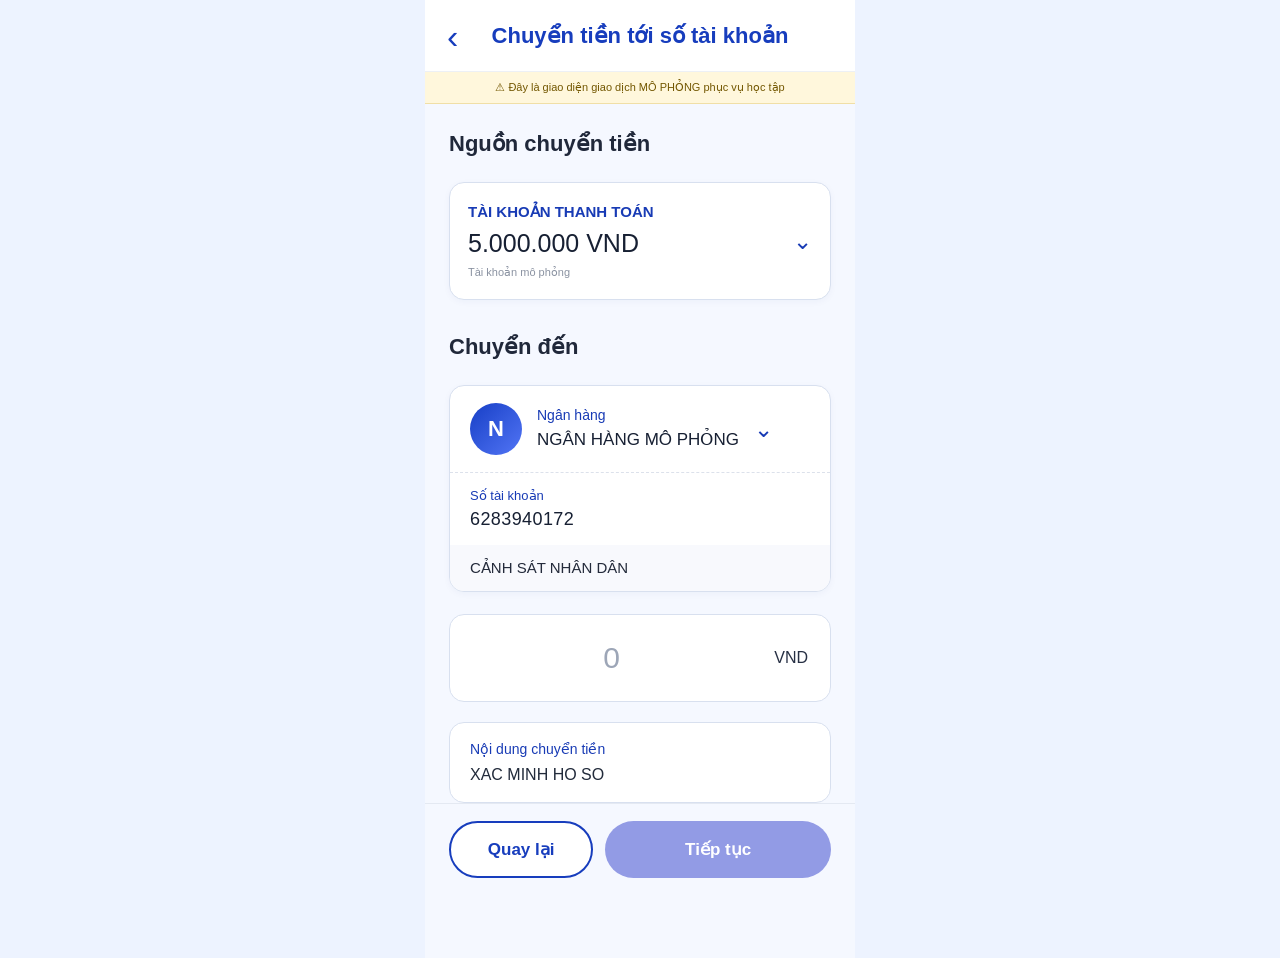
<file: scenario.html>
<!DOCTYPE html>
<html lang="vi">
<head>
    <meta charset="UTF-8">
    <meta name="viewport" content="width=device-width, initial-scale=1.0">
    <title>Chuyển tiền mô phỏng</title>

    <style>
        * {
            box-sizing: border-box;
        }

        html,
        body {
            margin: 0;
            padding: 0;
            width: 100%;
            min-height: 100%;
            font-family: Arial, Helvetica, sans-serif;
            background: #edf3ff;
            color: #172033;
        }

        body {
            display: flex;
            justify-content: center;
        }

        .phone {
            width: 100%;
            max-width: 430px;
            min-height: 100vh;
            background: #f5f8ff;
            position: relative;
            overflow: hidden;
        }

        /* ==============================
           THANH TRÊN
        ============================== */

        .topbar {
            height: 72px;
            background: #ffffff;
            display: flex;
            align-items: center;
            padding: 0 22px;
            border-bottom: 1px solid #edf0f5;
        }

        .back {
            width: 42px;
            font-size: 34px;
            line-height: 1;
            color: #173dbd;
            cursor: pointer;
            font-weight: 300;
        }

        .top-title {
            flex: 1;
            text-align: center;
            margin-right: 42px;
            color: #173dbd;
            font-size: 22px;
            font-weight: 600;
        }

        /* ==============================
           NHÃN MÔ PHỎNG
        ============================== */

        .simulation-bar {
            background: #fff7dc;
            border-bottom: 1px solid #f0dfa7;
            color: #735700;
            padding: 9px 16px;
            text-align: center;
            font-size: 11px;
        }

        /* ==============================
           BƯỚC 1
        ============================== */

        #step-transfer {
            display: block;
        }

        .content {
            padding: 27px 24px 130px;
        }

        .section-title {
            font-size: 22px;
            font-weight: 600;
            margin: 0 0 25px;
            color: #20283a;
        }

        .field-title {
            font-size: 14px;
            color: #242b3b;
            margin-bottom: 10px;
        }

        /* NGUỒN TIỀN */

        .source-card {
            background: #ffffff;
            border: 1px solid #d8e0ef;
            border-radius: 15px;
            padding: 20px 18px;
            box-shadow: 0 2px 7px rgba(24, 57, 120, 0.04);
            margin-bottom: 34px;
        }

        .source-top {
            display: flex;
            justify-content: space-between;
            align-items: center;
        }

        .source-name {
            color: #183bb5;
            font-size: 15px;
            font-weight: 600;
            margin-bottom: 8px;
        }

        .source-balance {
            font-size: 25px;
            color: #172033;
            font-weight: 500;
        }

        .dropdown {
            color: #183bb5;
            font-size: 23px;
        }

        .source-note {
            color: #8a92a1;
            font-size: 11px;
            margin-top: 8px;
        }

        /* NGƯỜI NHẬN */

        .receiver-card {
            background: #ffffff;
            border: 1px solid #d8e0ef;
            border-radius: 15px;
            overflow: hidden;
            box-shadow: 0 2px 7px rgba(24, 57, 120, 0.04);
            margin-bottom: 22px;
        }

        .receiver-bank {
            padding: 17px 20px;
            display: flex;
            align-items: center;
            gap: 15px;
        }

        .bank-icon {
            width: 52px;
            height: 52px;
            border-radius: 50%;
            background: linear-gradient(135deg, #173fc6, #5275f5);
            display: flex;
            align-items: center;
            justify-content: center;
            color: white;
            font-size: 22px;
            font-weight: bold;
            flex-shrink: 0;
        }

        .bank-label {
            color: #183bb5;
            font-size: 14px;
            margin-bottom: 6px;
        }

        .bank-name {
            font-size: 17px;
            line-height: 1.35;
        }

        .receiver-number {
            border-top: 1px dashed #dce1eb;
            padding: 15px 20px;
        }

        .small-label {
            color: #183bb5;
            font-size: 13px;
            margin-bottom: 6px;
        }

        .account-number {
            font-size: 18px;
            letter-spacing: 0.4px;
        }

        .receiver-name {
            background: #f8f9fd;
            padding: 14px 20px;
            color: #242b3b;
            font-size: 15px;
            font-weight: 500;
        }

        /* SỐ TIỀN */

        .amount-card {
            background: #ffffff;
            border: 1px solid #d8e0ef;
            border-radius: 15px;
            min-height: 88px;
            display: flex;
            align-items: center;
            padding: 0 22px;
            margin-bottom: 20px;
        }

        .amount-input {
            width: 100%;
            border: 0;
            outline: none;
            background: transparent;
            text-align: center;
            color: #183bb5;
            font-size: 30px;
            font-weight: 500;
        }

        .amount-input::placeholder {
            color: #9da6b7;
        }

        .amount-unit {
            color: #273044;
            font-size: 16px;
            margin-left: 8px;
            white-space: nowrap;
        }

        /* NỘI DUNG */

        .content-card {
            background: #ffffff;
            border: 1px solid #d8e0ef;
            border-radius: 15px;
            padding: 18px 20px;
            margin-bottom: 25px;
        }

        .content-label {
            color: #183bb5;
            font-size: 14px;
            margin-bottom: 9px;
        }

        .content-text {
            font-size: 16px;
            color: #222b3b;
        }

        /* ==============================
           NÚT DƯỚI
        ============================== */

        .bottom-buttons {
            position: fixed;
            bottom: 0;
            width: 100%;
            max-width: 430px;
            background: rgba(245, 248, 255, 0.96);
            padding: 17px 24px 22px;
            display: flex;
            gap: 12px;
            border-top: 1px solid #e4e9f2;
            z-index: 20;
        }

        .btn-back {
            flex: 0.9;
            height: 57px;
            border-radius: 30px;
            background: white;
            border: 2px solid #173dbd;
            color: #173dbd;
            font-size: 17px;
            font-weight: 600;
            cursor: pointer;
        }

        .btn-next {
            flex: 1.5;
            height: 57px;
            border-radius: 30px;
            background: #263bd4;
            border: none;
            color: white;
            font-size: 17px;
            font-weight: 600;
            cursor: pointer;
        }

        .btn-next:disabled {
            background: #929be5;
            cursor: not-allowed;
        }

        /* ==============================
           BƯỚC 2 - XÁC NHẬN
        ============================== */

        #step-confirm {
            display: none;
        }

        .confirm-content {
            padding: 28px 24px 130px;
        }

        .transaction-box {
            background: #ffffff;
            border: 1px solid #d8e0ef;
            border-radius: 15px;
            padding: 22px;
            box-shadow: 0 2px 8px rgba(24, 57, 120, 0.04);
        }

        .transaction-label {
            color: #7d8696;
            font-size: 14px;
            margin-bottom: 7px;
        }

        .transaction-amount {
            color: #183bb5;
            font-size: 29px;
            font-weight: 500;
            margin-bottom: 5px;
        }

        .amount-word {
            color: #7e8795;
            font-size: 14px;
            padding-bottom: 21px;
            border-bottom: 1px solid #e1e5ed;
        }

        .person-title {
            color: #7d8696;
            font-size: 14px;
            margin-top: 22px;
            margin-bottom: 13px;
        }

        .person {
            display: flex;
            align-items: center;
            gap: 13px;
            margin-bottom: 22px;
        }

        .person-icon {
            width: 51px;
            height: 51px;
            border-radius: 50%;
            background: #edf2ff;
            border: 1px solid #d7dff3;
            display: flex;
            align-items: center;
            justify-content: center;
            color: #173dbd;
            font-size: 22px;
        }

        .person-name {
            font-size: 17px;
            font-weight: 600;
            margin-bottom: 5px;
        }

        .person-detail {
            color: #737d8d;
            font-size: 13px;
            line-height: 1.6;
        }

        .detail-line {
            display: flex;
            justify-content: space-between;
            border-top: 1px solid #e1e5ed;
            padding-top: 14px;
            margin-top: 14px;
            font-size: 14px;
        }

        .detail-line span:first-child {
            color: #7d8696;
        }

        .detail-line span:last-child {
            text-align: right;
            max-width: 58%;
            color: #242b3b;
            font-weight: 500;
        }

        .warning-box {
            background: #fff8dc;
            border: 1px solid #f1dda0;
            border-radius: 10px;
            padding: 15px;
            margin-top: 18px;
            color: #4e4b3e;
            font-size: 13px;
            line-height: 1.5;
        }

        /* ==============================
           XÁC NHẬN MÔ PHỎNG
        ============================== */

        #confirm-sheet {
            display: none;
            position: fixed;
            inset: 0;
            background: rgba(0, 0, 0, 0.68);
            z-index: 100;
            align-items: flex-end;
            justify-content: center;
        }

        .sheet {
            width: 100%;
            max-width: 430px;
            background: #fafaff;
            border-radius: 25px 25px 0 0;
            padding: 14px 25px 30px;
            animation: slideUp 0.25s ease;
        }

        .sheet-handle {
            width: 88px;
            height: 6px;
            background: #98a5b8;
            border-radius: 10px;
            margin: 0 auto 25px;
        }

        .sheet h2 {
            text-align: center;
            color: #183bb5;
            font-size: 23px;
            margin: 0 0 24px;
        }

        .sheet-warning {
            text-align: center;
            color: #687283;
            font-size: 14px;
            line-height: 1.6;
            margin-bottom: 22px;
        }

        .sheet-amount {
            text-align: center;
            color: #183bb5;
            font-size: 31px;
            font-weight: 600;
            margin-bottom: 8px;
        }

        .sheet-recipient {
            text-align: center;
            color: #555f70;
            font-size: 14px;
            margin-bottom: 25px;
        }

        .sheet-buttons {
            display: flex;
            gap: 12px;
        }

        .sheet-cancel,
        .sheet-confirm {
            flex: 1;
            height: 54px;
            border-radius: 28px;
            font-size: 16px;
            font-weight: 600;
            cursor: pointer;
        }

        .sheet-cancel {
            background: white;
            border: 2px solid #173dbd;
            color: #173dbd;
        }

        .sheet-confirm {
            background: #263bd4;
            border: none;
            color: white;
        }

        @keyframes slideUp {
            from {
                transform: translateY(100%);
            }

            to {
                transform: translateY(0);
            }
        }

        /* ==============================
           ĐANG XỬ LÝ
        ============================== */

        #processing {
            display: none;
            min-height: 100vh;
            background: #ffffff;
            text-align: center;
            padding-top: 180px;
        }

        .spinner {
            width: 48px;
            height: 48px;
            border: 4px solid #dfe5f2;
            border-top-color: #263bd4;
            border-radius: 50%;
            animation: spin 0.8s linear infinite;
            margin: 0 auto 22px;
        }

        #processing h2 {
            color: #172033;
            font-size: 21px;
            margin-bottom: 10px;
        }

        #processing p {
            color: #7b8493;
            font-size: 13px;
        }

        @keyframes spin {
            to {
                transform: rotate(360deg);
            }
        }

        /* ==============================
           BƯỚC 3 - THÀNH CÔNG
        ============================== */

        #step-success {
            display: none;
            min-height: 100vh;
            background: linear-gradient(180deg, #f7fbff, #eef5ff);
            text-align: center;
            padding: 80px 24px 40px;
        }

        .success-check {
            width: 82px;
            height: 82px;
            border-radius: 50%;
            background: #edf8ff;
            margin: 0 auto 25px;
            display: flex;
            align-items: center;
            justify-content: center;
            color: #2455db;
            font-size: 50px;
            font-weight: bold;
        }

        .success-title {
            font-size: 24px;
            margin: 0 0 14px;
            color: #172033;
        }

        .success-amount {
            font-size: 38px;
            color: #183bb5;
            font-weight: 600;
            margin-bottom: 10px;
        }

        .success-time {
            color: #7d8696;
            font-size: 14px;
            margin-bottom: 28px;
        }

        .success-card {
            background: white;
            border: 1px solid #d9e2f1;
            border-radius: 15px;
            padding: 22px;
            text-align: left;
            margin-bottom: 25px;
        }

        .success-recipient {
            text-align: center;
            font-size: 18px;
            font-weight: 600;
            margin-bottom: 12px;
        }

        .success-bank {
            text-align: center;
            color: #657084;
            font-size: 14px;
            line-height: 1.7;
        }

        .success-message {
            color: #687283;
            font-size: 13px;
            line-height: 1.6;
            margin-bottom: 25px;
        }

        .analysis-btn {
            width: 100%;
            height: 55px;
            border: none;
            border-radius: 28px;
            background: #263bd4;
            color: white;
            font-size: 16px;
            font-weight: 600;
            cursor: pointer;
        }

        /* ==============================
           BƯỚC 4 - PHÂN TÍCH
        ============================== */

        #step-analysis {
            display: none;
            min-height: 100vh;
            background: #f5f8ff;
        }

        .analysis-top {
            background: #ffffff;
            padding: 35px 24px 25px;
            text-align: center;
            border-bottom: 1px solid #e2e7f0;
        }

        .analysis-icon {
            width: 65px;
            height: 65px;
            border-radius: 50%;
            background: #fff0f0;
            color: #d92f2f;
            margin: 0 auto 15px;
            display: flex;
            align-items: center;
            justify-content: center;
            font-size: 30px;
        }

        .analysis-top h2 {
            margin: 0;
            font-size: 22px;
            color: #c62828;
        }

        .analysis-content {
            padding: 22px 24px 35px;
        }

        .analysis-intro {
            font-size: 14px;
            color: #596476;
            line-height: 1.7;
            margin-bottom: 20px;
        }

        .danger {
            background: white;
            border: 1px solid #e1e6ef;
            border-left: 4px solid #dd3535;
            border-radius: 10px;
            padding: 14px;
            margin-bottom: 11px;
            font-size: 13px;
            line-height: 1.6;
        }

        .danger strong {
            color: #202838;
        }

        .lesson {
            background: #eef5ff;
            border: 1px solid #d4e3fb;
            border-radius: 12px;
            padding: 16px;
            color: #315579;
            font-size: 13px;
            line-height: 1.7;
            margin-top: 20px;
        }

        .home-btn {
            display: block;
            text-align: center;
            background: #263bd4;
            color: white;
            text-decoration: none;
            padding: 15px;
            border-radius: 28px;
            margin-top: 22px;
            font-size: 15px;
            font-weight: 600;
        }
    </style>
</head>

<body>

<div class="phone">

    <!-- ==================================================
         BƯỚC 1: CHUYỂN TIỀN
    ================================================== -->

    <div id="step-transfer">

        <div class="topbar">

            <div class="back"
                 onclick="history.back()">
                ‹
            </div>

            <div class="top-title">
                Chuyển tiền tới số tài khoản
            </div>

        </div>

        <div class="simulation-bar">
            ⚠ Đây là giao diện giao dịch MÔ PHỎNG phục vụ học tập
        </div>

        <div class="content">

            <h2 class="section-title">
                Nguồn chuyển tiền
            </h2>

            <div class="source-card">

                <div class="source-top">

                    <div>

                        <div class="source-name">
                            TÀI KHOẢN THANH TOÁN
                        </div>

                        <div class="source-balance">
                            <span id="currentBalance">
                                5.000.000
                            </span>
                            VND
                        </div>

                        <div class="source-note">
                            Tài khoản mô phỏng
                        </div>

                    </div>

                    <div class="dropdown">
                       ⌄
                    </div>

                </div>

            </div>


            <h2 class="section-title">
                Chuyển đến
            </h2>


            <div class="receiver-card">

                <div class="receiver-bank">

                    <div class="bank-icon">
                        N
                    </div>

                    <div>

                        <div class="bank-label">
                            Ngân hàng
                        </div>

                        <div class="bank-name">
                            NGÂN HÀNG MÔ PHỎNG
                        </div>

                    </div>

                    <div class="dropdown">
                       ⌄
                    </div>

                </div>


                <div class="receiver-number">

                    <div class="small-label">
                        Số tài khoản
                    </div>

                    <div class="account-number">
                        6283940172
                    </div>

                </div>


                <div class="receiver-name">
                    CẢNH SÁT NHÂN DÂN
                </div>

            </div>


            <div class="amount-card">

                <input
                    id="amount"
                    class="amount-input"
                    type="number"
                    min="1"
                    placeholder="0"
                    inputmode="numeric"
                >

                <span class="amount-unit">
                    VND
                </span>

            </div>


            <div class="content-card">

                <div class="content-label">
                    Nội dung chuyển tiền
                </div>

                <div class="content-text">
                    XAC MINH HO SO
                </div>

            </div>

        </div>


        <div class="bottom-buttons">

            <button
                class="btn-back"
                onclick="goBack()">
                Quay lại
            </button>

            <button
                id="continueBtn"
                class="btn-next"
                onclick="openConfirm()"
                disabled>
                Tiếp tục
            </button>

        </div>

    </div>


    <!-- ==================================================
         BƯỚC 2: XÁC NHẬN THÔNG TIN
    ================================================== -->

    <div id="step-confirm">

        <div class="topbar">

            <div class="back"
                 onclick="backToTransfer()">
                ‹
            </div>

            <div class="top-title">
                Xác nhận thông tin
            </div>

        </div>

        <div class="simulation-bar">
            Giao dịch mô phỏng
        </div>

        <div class="confirm-content">

            <div class="transaction-box">

                <div class="transaction-label">
                    Số tiền giao dịch
                </div>

                <div
                    id="confirmAmount"
                    class="transaction-amount">
                    0 VND
                </div>

                <div
                    id="amountWord"
                    class="amount-word">
                    Giao dịch mô phỏng
                </div>


                <div class="person-title">
                    Người chuyển
                </div>

                <div class="person">

                    <div class="person-icon">
                        👤
                    </div>

                    <div>

                        <div class="person-name">
                            NGƯỜI DÙNG A
                        </div>

                        <div class="person-detail">
                            Ngân hàng Quân Đội
                        </div>

                    </div>

                </div>


                <div class="person-title">
                    Người nhận
                </div>

                <div class="person">

                    <div class="person-icon">
                        👮
                    </div>

                    <div>

                        <div class="person-name">
                            CẢNH SÁT NHÂN DÂN
                        </div>

                        <div class="person-detail">
                            6283940172
                            <br>
                            NGÂN HÀNG Quân Đội
                        </div>

                    </div>

                </div>


                <div class="detail-line">

                    <span>
                        Nội dung chuyển tiền
                    </span>

                    <span>
                        XAC MINH HO SO
                    </span>

                </div>


                <div class="detail-line">

                    <span>
                        Hình thức chuyển tiền
                    </span>

                    <span>
                        Chuyển nhanh
                    </span>

                </div>

            </div>


            <div class="warning-box">

                ⚠️ Vui lòng kiểm tra chính xác thông tin trước khi
                xác nhận giao dịch.

            </div>

        </div>


        <div class="bottom-buttons">

            <button
                class="btn-back"
                onclick="backToTransfer()">
                Quay lại
            </button>

            <button
                class="btn-next"
                onclick="showConfirmSheet()">
                Xác nhận
            </button>

        </div>

    </div>


    <!-- ==================================================
         POPUP XÁC NHẬN MÔ PHỎNG
    ================================================== -->

    <div id="confirm-sheet">

        <div class="sheet">

            <div class="sheet-handle"></div>

            <h2>
                Xác nhận giao dịch
            </h2>

            <div class="sheet-warning">

                Bạn đang thực hiện một giao dịch
                <strong>mô phỏng</strong>.

                <br>

                Không có tiền thật được chuyển.

            </div>

            <div
                id="sheetAmount"
                class="sheet-amount">
                0 VND
            </div>

            <div class="sheet-recipient">
                Đến CẢNH SÁT NHÂN DÂN
            </div>

            <div class="sheet-buttons">

                <button
                    class="sheet-cancel"
                    onclick="closeConfirmSheet()">
                    Hủy
                </button>

                <button
                    class="sheet-confirm"
                    onclick="processTransfer()">
                    Xác nhận
                </button>

            </div>

        </div>

    </div>


    <!-- ==================================================
         ĐANG XỬ LÝ
    ================================================== -->

    <div id="processing">

        <div class="spinner"></div>

        <h2>
            Đang xử lý giao dịch
        </h2>

        <p>
            Hệ thống đang ghi nhận giao dịch mô phỏng...
        </p>

    </div>


    <!-- ==================================================
         BƯỚC 3: CHUYỂN TIỀN THÀNH CÔNG
    ================================================== -->

    <div id="step-success">

        <div class="success-check">
            ✓
        </div>

        <h1 class="success-title">
            Chuyển tiền thành công
        </h1>

        <div
            id="successAmount"
            class="success-amount">
            0 VND
        </div>

        <div
            id="successTime"
            class="success-time">
        </div>


        <div class="success-card">

            <div class="success-recipient">
                CẢNH SÁT NHÂN DÂN
            </div>

            <div class="success-bank">

                Ngân hàng Mô phỏng

                <br>

                6283940172

                <br>

                XAC MINH HO SO

            </div>

        </div>


        <div class="success-message">

           



        </div>


        <button
            class="analysis-btn"
            onclick="showAnalysis()">

            Xem phân tích tình huống

        </button>

    </div>


    <!-- ==================================================
         BƯỚC 4: PHÂN TÍCH
    ================================================== -->

    <div id="step-analysis">

        <div class="analysis-top">

            <div class="analysis-icon">
                ⚠
            </div>

            <h2>
                Phân tích tình huống
            </h2>

        </div>


        <div class="analysis-content">

            <p class="analysis-intro">

                Bạn vừa trải nghiệm một tình huống mô phỏng
                về thủ đoạn giả danh Công an để yêu cầu
                nạn nhân chuyển tiền.

            </p>


            <div class="danger">

                <strong>01. Giả danh Công an</strong>

                <br>

                Đối tượng sử dụng danh nghĩa Cảnh sát/Công an
                để tạo cảm giác đây là yêu cầu chính thức.

            </div>


            <div class="danger">

                <strong>02. Tạo tâm lý sợ hãi</strong>

                <br>

                Nạn nhân được thông báo có liên quan đến
                vụ án hoặc có nguy cơ bị điều tra.

            </div>


            <div class="danger">

                <strong>03. Ép xử lý khẩn cấp</strong>

                <br>

                Đối tượng tạo áp lực khiến nạn nhân không có
                thời gian kiểm tra thông tin.

            </div>


            <div class="danger">

                <strong>04. Dẫn đến yêu cầu chuyển tiền</strong>

                <br>

                Nạn nhân được yêu cầu chuyển tiền với lý do
                xác minh hoặc giải quyết vụ việc.

            </div>


            <div class="danger">

                <strong>05. Tạo giao diện đáng tin cậy</strong>

                <br>

                Giao diện chuyển tiền được thiết kế quen thuộc
                nhằm khiến nạn nhân mất cảnh giác.

            </div>


            <div class="danger">

                <strong>06. Nguy cơ mất tài sản</strong>

                <br>

                Khi nạn nhân thực hiện chuyển tiền,
                tài sản có thể bị chiếm đoạt.

            </div>


            <div class="lesson">

                <strong>💡 Bài học cần nhớ</strong>

                <br><br>

                Không chuyển tiền theo yêu cầu bất ngờ của người
                tự xưng là Công an hoặc cơ quan chức năng.

                <br><br>

                Khi nhận được yêu cầu liên quan đến vụ án,
                hãy dừng lại và kiểm tra thông tin thông qua
                kênh chính thức.

                <br><br>

                <strong>
                    Không cung cấp thông tin cá nhân,
                    thông tin tài khoản hoặc mã xác thực
                    cho người lạ.
                </strong>

            </div>


            <a
                href="/"
                class="home-btn">

                Quay lại không gian trải nghiệm

            </a>

        </div>

    </div>

</div>


<script>

    let transferAmount = 0;

    const initialBalance = 5000000;


    /* ==============================
       NHẬP SỐ TIỀN
    ============================== */

    const amountInput =
        document.getElementById("amount");

    const continueBtn =
        document.getElementById("continueBtn");


    amountInput.addEventListener("input", function() {

        const amount = Number(this.value);

        if (amount > 0) {

            continueBtn.disabled = false;

        } else {

            continueBtn.disabled = true;

        }

    });


    /* ==============================
       MỞ XÁC NHẬN
    ============================== */

    function openConfirm() {

        const amount =
            Number(amountInput.value);

        if (!amount || amount <= 0) {

            alert("Vui lòng nhập số tiền.");

            return;

        }

        if (amount > initialBalance) {

            alert(
                "Số tiền vượt quá số dư của tài khoản mô phỏng."
            );

            return;

        }

        transferAmount = amount;


        document.getElementById("step-transfer")
            .style.display = "none";

        document.getElementById("step-confirm")
            .style.display = "block";


        const formatted =
            amount.toLocaleString("vi-VN") + " VND";


        document.getElementById("confirmAmount")
            .innerText = formatted;

        document.getElementById("sheetAmount")
            .innerText = formatted;


        document.getElementById("amountWord")
            .innerText =
            "Số tiền: " +
            amount.toLocaleString("vi-VN") +
            " đồng";


        window.scrollTo({
            top: 0,
            behavior: "smooth"
        });

    }


    /* ==============================
       QUAY LẠI
    ============================== */

    function goBack() {

        window.location.href = "/";

    }


    function backToTransfer() {

        document.getElementById("step-confirm")
            .style.display = "none";

        document.getElementById("step-transfer")
            .style.display = "block";

    }


    /* ==============================
       POPUP XÁC NHẬN
    ============================== */

    function showConfirmSheet() {

        document.getElementById("confirm-sheet")
            .style.display = "flex";

    }


    function closeConfirmSheet() {

        document.getElementById("confirm-sheet")
            .style.display = "none";

    }


    /* ==============================
       XỬ LÝ GIAO DỊCH
    ============================== */

    function processTransfer() {

        document.getElementById("confirm-sheet")
            .style.display = "none";

        document.getElementById("step-confirm")
            .style.display = "none";

        document.getElementById("processing")
            .style.display = "block";


        setTimeout(function() {

            document.getElementById("processing")
                .style.display = "none";

            document.getElementById("step-success")
                .style.display = "block";


            const formatted =
                transferAmount.toLocaleString("vi-VN")
                + " VND";


            document.getElementById("successAmount")
                .innerText = formatted;


            const remaining =
                initialBalance - transferAmount;


            document.getElementById("successTime")
                .innerText =
                "Số dư còn lại: " +
                remaining.toLocaleString("vi-VN") +
                " VND";


            window.scrollTo({
                top: 0,
                behavior: "smooth"
            });

        }, 1800);

    }


    /* ==============================
       PHÂN TÍCH
    ============================== */

    function showAnalysis() {

        document.getElementById("step-success")
            .style.display = "none";

        document.getElementById("step-analysis")
            .style.display = "block";


        window.scrollTo({
            top: 0,
            behavior: "smooth"
        });

    }

</script>

</body>
</html>
</file>
